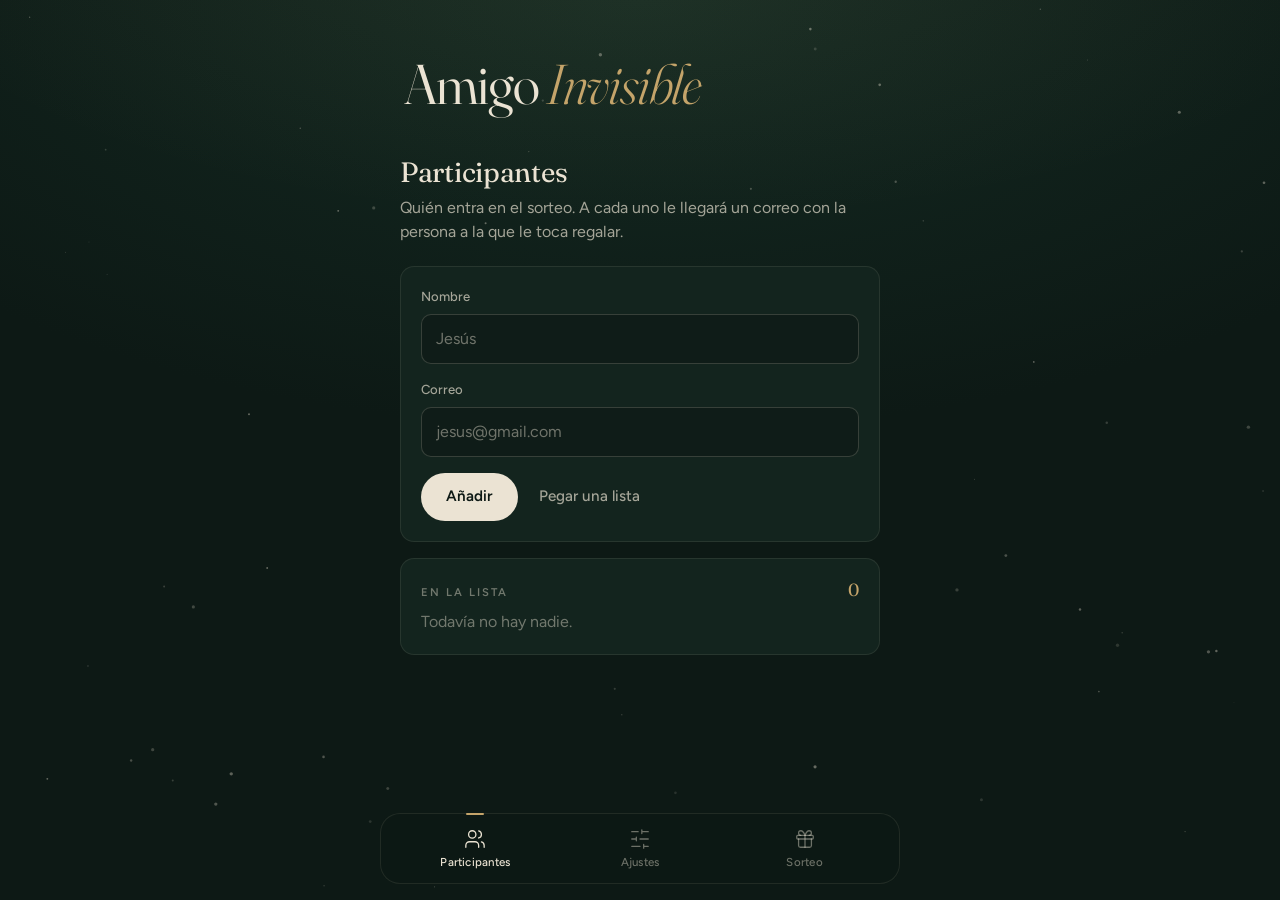
<file: index.html>
<!doctype html>
<html lang="es">
<head>
  <meta charset="utf-8">
  <meta name="viewport" content="width=device-width, initial-scale=1, viewport-fit=cover">
  <title>Amigo Invisible</title>
  <meta name="description" content="Sorteo del amigo invisible: a cada persona le llega un correo con la persona a la que tiene que regalar.">
  <meta name="theme-color" content="#0d1915">
  <link rel="manifest" href="manifest.webmanifest">
  <link rel="icon" href="img/icono.svg" type="image/svg+xml">
  <link rel="apple-touch-icon" href="img/icono-180.png">
  <meta name="mobile-web-app-capable" content="yes">
  <meta name="apple-mobile-web-app-capable" content="yes">
  <meta name="apple-mobile-web-app-status-bar-style" content="black-translucent">
  <meta name="apple-mobile-web-app-title" content="Amigo Invisible">
  <link rel="preconnect" href="https://fonts.googleapis.com">
  <link rel="preconnect" href="https://fonts.gstatic.com" crossorigin>
  <link href="https://fonts.googleapis.com/css2?family=Fraunces:ital,opsz,wght@0,9..144,300..600;1,9..144,300..600&family=Figtree:wght@400;500;600&display=swap" rel="stylesheet">
  <link rel="stylesheet" href="css/estilos.css">
</head>
<body>
  <!-- Iconos (trazo fino) -->
  <svg width="0" height="0" style="position:absolute" aria-hidden="true" focusable="false">
    <symbol id="i-personas" viewBox="0 0 24 24"><path d="M16 21v-2a4 4 0 0 0-4-4H6a4 4 0 0 0-4 4v2"/><circle cx="9" cy="7" r="4"/><path d="M22 21v-2a4 4 0 0 0-3-3.87"/><path d="M16 3.13a4 4 0 0 1 0 7.75"/></symbol>
    <symbol id="i-regalo" viewBox="0 0 24 24"><rect x="3" y="8" width="18" height="4" rx="1"/><path d="M12 8v13"/><path d="M19 12v7a2 2 0 0 1-2 2H7a2 2 0 0 1-2-2v-7"/><path d="M7.5 8a2.5 2.5 0 0 1 0-5C10 3 12 8 12 8s2-5 4.5-5a2.5 2.5 0 0 1 0 5"/></symbol>
    <symbol id="i-ajustes" viewBox="0 0 24 24"><path d="M21 4h-7M10 4H3M21 12h-9M8 12H3M21 20h-5M12 20H3M14 2v4M8 10v4M16 18v4"/></symbol>
    <symbol id="i-lapiz" viewBox="0 0 24 24"><path d="M17 3a2.85 2.85 0 1 1 4 4L7.5 20.5 2 22l1.5-5.5Z"/></symbol>
    <symbol id="i-cerrar" viewBox="0 0 24 24"><path d="M18 6 6 18M6 6l12 12"/></symbol>
    <symbol id="i-candado" viewBox="0 0 24 24"><rect x="4" y="11" width="16" height="10" rx="2"/><path d="M8 11V7a4 4 0 0 1 8 0v4"/></symbol>
    <symbol id="i-flecha" viewBox="0 0 24 24"><path d="m9 18 6-6-6-6"/></symbol>
    <symbol id="i-ojo" viewBox="0 0 24 24"><path d="M2 12s3.5-7 10-7 10 7 10 7-3.5 7-10 7S2 12 2 12Z"/><circle cx="12" cy="12" r="3"/></symbol>
    <symbol id="i-check" viewBox="0 0 24 24"><path d="M20 6 9 17l-5-5"/></symbol>
    <symbol id="i-mapa" viewBox="0 0 24 24"><path d="M20 10c0 6-8 12-8 12s-8-6-8-12a8 8 0 0 1 16 0Z"/><circle cx="12" cy="10" r="3"/></symbol>
    <symbol id="i-calendario" viewBox="0 0 24 24"><rect x="3" y="5" width="18" height="16" rx="2"/><path d="M16 3v4M8 3v4M3 10h18"/></symbol>
    <symbol id="i-estrella" viewBox="0 0 24 24"><path fill="currentColor" stroke="none" d="M12 3c.7 5.6 2.4 7.3 9 9-6.6 1.7-8.3 3.4-9 9-.7-5.6-2.4-7.3-9-9 6.6-1.7 8.3-3.4 9-9Z"/></symbol>
  </svg>

  <canvas id="nieve" aria-hidden="true"></canvas>

  <header class="cabecera">
    <h1 class="titulo">Amigo <em>Invisible</em></h1>
  </header>

  <main>
    <!-- ───────── Participantes ───────── -->
    <section class="vista activa" id="vista-participantes" aria-labelledby="t-participantes">
      <div class="encabezado-vista">
        <h2 id="t-participantes">Participantes</h2>
        <p class="intro">Quién entra en el sorteo. A cada uno le llegará un correo con la persona a la que le toca regalar.</p>
      </div>

      <form id="form-participante" class="panel" novalidate autocomplete="off">
        <label class="campo">
          <span>Nombre</span>
          <input name="nombre" maxlength="40" placeholder="Jesús" autocapitalize="words" enterkeyhint="next">
        </label>
        <label class="campo">
          <span>Correo</span>
          <input name="email" type="email" placeholder="jesus@gmail.com" inputmode="email" autocapitalize="off" autocorrect="off" spellcheck="false" enterkeyhint="done">
        </label>
        <div class="acciones">
          <button class="boton boton-primario" type="submit">Añadir</button>
          <button class="boton boton-enlace" id="btn-pegar" type="button">Pegar una lista</button>
        </div>
      </form>

      <div class="panel panel-lista">
        <div class="panel-cabecera">
          <span class="etiqueta">En la lista</span>
          <span class="cuenta" id="contador">0</span>
        </div>
        <ul class="lista" id="lista-participantes" aria-label="Participantes"></ul>
        <p class="vacio" id="vacio-participantes">Todavía no hay nadie.</p>
      </div>
    </section>

    <!-- ───────── Sorteo ───────── -->
    <section class="vista" id="vista-sorteo" aria-labelledby="t-sorteo">
      <div class="encabezado-vista">
        <h2 id="t-sorteo">Sorteo</h2>
        <p class="intro" id="resumen"></p>
      </div>

      <div class="segmentado" role="radiogroup" aria-label="Tipo de sorteo">
        <label><input type="radio" name="modo" value="prueba" checked><span>Prueba</span></label>
        <label><input type="radio" name="modo" value="real"><span>Real</span></label>
      </div>
      <p class="nota nota-modo" id="nota-modo"></p>

      <div class="escenario">
        <button class="sello" id="btn-sortear" type="button" aria-describedby="estado-sorteo">
          <svg class="anillo" viewBox="0 0 200 200" aria-hidden="true">
            <circle class="pista" cx="100" cy="100" r="97"/>
            <circle class="arco" cx="100" cy="100" r="97"/>
          </svg>
          <span class="sello-contenido">
            <svg class="icono sello-estrella" aria-hidden="true"><use href="#i-estrella"/></svg>
            <span class="sello-texto" id="sello-texto">Sortear</span>
          </span>
        </button>
        <p class="estado-sorteo" id="estado-sorteo" aria-live="polite"></p>
      </div>

      <div class="panel resultado" id="resultado" hidden tabindex="-1"></div>

      <div class="panel" id="panel-reenviar" hidden>
        <h3 class="titulo-panel">Reenviar un correo</h3>
        <p class="nota">Si a alguien no le ha llegado, se le vuelve a mandar con la misma persona. Tú no la ves.</p>
        <label class="campo"><span>Persona</span>
          <select id="reenviar-nombre"></select>
        </label>
        <label class="campo"><span>Otro correo (opcional)</span>
          <input id="reenviar-email" type="email" inputmode="email" autocapitalize="off" spellcheck="false" placeholder="Si lo dejas vacío, se usa el mismo">
        </label>
        <button class="boton boton-secundario boton-ancho" id="btn-reenviar" type="button">Reenviar</button>
      </div>
    </section>

    <!-- ───────── Ajustes ───────── -->
    <section class="vista" id="vista-ajustes" aria-labelledby="t-ajustes">
      <div class="encabezado-vista">
        <h2 id="t-ajustes">Ajustes</h2>
      </div>

      <div class="panel">
        <h3 class="etiqueta">El evento</h3>
        <label class="campo"><span>Título</span>
          <input id="aj-titulo" maxlength="60" aria-describedby="aj-titulo-ayuda">
          <small class="ayuda" id="aj-titulo-ayuda"></small>
        </label>
        <div class="campo"><span id="t-fecha">Fecha</span>
          <button type="button" class="selector-fecha" id="aj-fecha" aria-haspopup="dialog" aria-labelledby="t-fecha aj-fecha-texto">
            <svg class="icono" aria-hidden="true"><use href="#i-calendario"/></svg>
            <span class="fecha-texto" id="aj-fecha-texto"></span>
            <span class="fecha-cambiar" aria-hidden="true">Cambiar</span>
          </button>
        </div>
        <label class="campo"><span>Presupuesto</span>
          <input id="aj-presupuesto" maxlength="40" placeholder="20 €">
        </label>
        <div class="campo"><span id="t-lugar">Lugar</span>
          <div class="segmentado segmentado-3" role="radiogroup" aria-labelledby="t-lugar">
            <label><input type="radio" name="lugar-modo" value="direccion"><span>Dirección</span></label>
            <label><input type="radio" name="lugar-modo" value="pendiente"><span>Por definir</span></label>
            <label><input type="radio" name="lugar-modo" value="ninguno"><span>No mostrar</span></label>
          </div>
          <small class="ayuda" id="lugar-ayuda"></small>
        </div>
        <div class="lugar-detalle" id="lugar-detalle" hidden>
          <label class="campo"><span>Nombre del sitio (opcional)</span>
            <input id="aj-lugar-nombre" maxlength="60" placeholder="Casa de Ana" autocapitalize="sentences">
          </label>
          <label class="campo"><span>Calle</span>
            <input id="aj-lugar-direccion" maxlength="120" placeholder="c/ Cerro del Fresno, 15, Madrid" autocomplete="street-address" aria-describedby="lugar-ayuda-calle">
            <small class="ayuda" id="lugar-ayuda-calle">Pon también la ciudad para que Google Maps la encuentre a la primera.</small>
          </label>
          <a class="enlace-mapa" id="aj-lugar-mapa" target="_blank" rel="noopener" hidden>
            <svg class="icono" aria-hidden="true"><use href="#i-mapa"/></svg>Comprobar en Google Maps
          </a>
        </div>
        <label class="campo"><span>Mensaje para todos (opcional)</span>
          <textarea id="aj-mensaje" maxlength="600" rows="4" placeholder="Sale en el correo justo después del saludo, tal cual lo escribas. Deja una línea en blanco para separar párrafos."></textarea>
        </label>
        <button class="boton boton-destacado boton-ancho" id="btn-vista-previa" type="button">
          <svg class="icono" aria-hidden="true"><use href="#i-ojo"/></svg>Ver cómo queda el correo
        </button>
      </div>

      <div class="panel">
        <h3 class="etiqueta">Conexión</h3>
        <label class="campo"><span>Clave</span>
          <span class="con-boton">
            <input id="aj-clave" type="password" autocomplete="current-password" autocapitalize="off" spellcheck="false">
            <button type="button" class="icono-boton" id="btn-ver-clave" aria-label="Mostrar la clave" aria-pressed="false">
              <svg class="icono" aria-hidden="true"><use href="#i-ojo"/></svg>
            </button>
          </span>
        </label>
        <label class="casilla"><input type="checkbox" id="aj-recordar"> Recordarla en este dispositivo</label>
        <button class="boton boton-secundario boton-ancho" id="btn-probar" type="button">Comprobar conexión</button>
        <div class="estado-servidor" id="estado-servidor" role="status"></div>
      </div>

      <div class="panel">
        <h3 class="etiqueta">Otro dispositivo</h3>
        <p class="nota">Sube la lista desde aquí y bájala en el otro dispositivo.</p>
        <div class="botones-par">
          <button class="boton boton-secundario" id="btn-guardar-nube" type="button">Subir lista</button>
          <button class="boton boton-secundario" id="btn-cargar-nube" type="button">Bajar lista</button>
        </div>
      </div>

      <button class="fila-enlace" id="btn-organizador" type="button">
        <svg class="icono" aria-hidden="true"><use href="#i-candado"/></svg>
        <span class="fila-enlace-texto">Opciones del organizador<small>Protegidas con la clave</small></span>
        <svg class="icono" aria-hidden="true"><use href="#i-flecha"/></svg>
      </button>

      <div class="pie-ajustes">
        <button class="boton boton-enlace" id="btn-instalar" type="button" hidden>Instalar en el móvil</button>
        <button class="boton boton-enlace boton-peligro" id="btn-borrar-todo" type="button">Borrar los datos de este dispositivo</button>
      </div>
    </section>
  </main>

  <nav class="pestanas" aria-label="Secciones">
    <button type="button" data-vista="participantes" class="activa" aria-current="page">
      <svg class="icono" aria-hidden="true"><use href="#i-personas"/></svg><span>Participantes</span>
    </button>
    <button type="button" data-vista="ajustes">
      <svg class="icono" aria-hidden="true"><use href="#i-ajustes"/></svg><span>Ajustes</span>
    </button>
    <button type="button" data-vista="sorteo">
      <svg class="icono" aria-hidden="true"><use href="#i-regalo"/></svg><span>Sorteo</span>
    </button>
  </nav>

  <!-- ───────── Diálogos ───────── -->
  <dialog id="dlg-confirmar" class="dialogo">
    <form method="dialog" class="dialogo-cuerpo">
      <h3 id="confirmar-titulo"></h3>
      <p id="confirmar-texto" class="dialogo-texto"></p>
      <div class="botones">
        <button value="cancelar" class="boton boton-secundario" id="confirmar-cancelar">Cancelar</button>
        <button value="ok" class="boton boton-primario" id="confirmar-ok">Aceptar</button>
      </div>
    </form>
  </dialog>

  <dialog id="dlg-editar" class="dialogo">
    <form id="form-editar" class="dialogo-cuerpo" novalidate>
      <h3>Editar</h3>
      <label class="campo"><span>Nombre</span><input id="editar-nombre" maxlength="40" autocapitalize="words"></label>
      <label class="campo"><span>Correo</span><input id="editar-email" type="email" inputmode="email" autocapitalize="off" spellcheck="false"></label>
      <p class="error-dialogo" id="editar-error" role="alert"></p>
      <div class="botones">
        <button type="button" class="boton boton-secundario" data-cerrar>Cancelar</button>
        <button type="submit" class="boton boton-primario">Guardar</button>
      </div>
    </form>
  </dialog>

  <dialog id="dlg-pegar" class="dialogo">
    <form id="form-pegar" class="dialogo-cuerpo" novalidate>
      <h3>Pegar una lista</h3>
      <p class="nota">Una persona por línea, con su nombre y su correo. Vale copiar las dos columnas de un Excel tal cual.</p>
      <textarea id="pegar-texto" rows="8" spellcheck="false" placeholder="Jesús, jesus@gmail.com&#10;Pablo, pablo@gmail.com"></textarea>
      <p class="error-dialogo" id="pegar-error" role="alert"></p>
      <div class="botones">
        <button type="button" class="boton boton-secundario" data-cerrar>Cancelar</button>
        <button type="submit" class="boton boton-primario">Añadir</button>
      </div>
    </form>
  </dialog>

  <dialog id="dlg-previa" class="dialogo dialogo-grande">
    <div class="dialogo-cuerpo">
      <h3>Así llega el correo</h3>
      <p class="nota" id="previa-asunto"></p>
      <iframe id="previa-iframe" class="previa" title="Vista previa del correo" sandbox="allow-popups allow-popups-to-escape-sandbox"></iframe>
      <div class="botones">
        <button type="button" class="boton boton-primario" data-cerrar>Cerrar</button>
      </div>
    </div>
  </dialog>

  <dialog id="dlg-organizador" class="dialogo">
    <div class="dialogo-cuerpo">
      <div id="org-bloqueo">
        <h3>Opciones del organizador</h3>
        <p class="nota">Escribe la clave para entrar.</p>
        <form id="form-org-clave" novalidate>
          <label class="campo"><span>Clave</span>
            <input id="org-clave" type="password" autocomplete="off" autocapitalize="off" spellcheck="false">
          </label>
          <p class="error-dialogo" id="org-error-clave" role="alert"></p>
          <div class="botones">
            <button type="button" class="boton boton-secundario" data-cerrar>Cancelar</button>
            <button type="submit" class="boton boton-primario" id="btn-org-entrar">Entrar</button>
          </div>
        </form>
      </div>

      <div id="org-editor" hidden>
        <h3>Opciones del organizador</h3>
        <p class="nota">Esto solo lo ves tú. No sale en ningún otro sitio de la app ni en los correos.</p>

        <p class="etiqueta">Exclusiones</p>
        <p class="nota">Parejas que no se pueden tocar entre sí, en ningún sentido.</p>
        <p class="nota" id="org-sin-gente" hidden>Primero añade a los participantes.</p>
        <form id="form-exclusion" class="form-exclusion" novalidate>
          <select id="ex-a" aria-label="Primera persona"></select>
          <select id="ex-b" aria-label="Segunda persona"></select>
          <button class="boton boton-secundario" type="submit">Añadir exclusión</button>
        </form>
        <p class="error-dialogo" id="ex-error" role="alert"></p>
        <ul class="lista lista-exclusiones" id="lista-exclusiones" aria-label="Exclusiones"></ul>

        <p class="etiqueta">Asignaciones fijas</p>
        <p class="nota">Para que a alguien le toque sí o sí una persona concreta. Al resto se le sortea como siempre.</p>
        <form id="form-fija" class="form-exclusion" novalidate>
          <select id="fi-a" aria-label="Quién regala"></select>
          <select id="fi-b" aria-label="A quién le regala"></select>
          <button class="boton boton-secundario" type="submit">Fijar</button>
        </form>
        <p class="error-dialogo" id="fi-error" role="alert"></p>
        <ul class="lista lista-exclusiones" id="lista-fijas" aria-label="Asignaciones fijas"></ul>

        <label class="interruptor">
          <input type="checkbox" id="org-reciprocos">
          <span class="pista" aria-hidden="true"></span>
          <span>Evitar parejas cruzadas
            <small>Que no pase que A le regale a B y B a A.</small>
          </span>
        </label>

        <p class="viabilidad" id="viabilidad" role="status"></p>
        <p class="error-dialogo" id="org-error" role="alert"></p>
        <div class="botones">
          <button type="button" class="boton boton-secundario" data-cerrar>Cancelar</button>
          <button type="button" class="boton boton-primario" id="btn-guardar-reglas">Guardar</button>
        </div>
      </div>
    </div>
  </dialog>

  <dialog id="dlg-fecha" class="dialogo dialogo-calendario" aria-labelledby="cal-titulo">
    <div class="dialogo-cuerpo">
      <div class="cal-cabecera">
        <button type="button" class="icono-boton" id="cal-anterior" aria-label="Mes anterior">
          <svg class="icono icono-girado" aria-hidden="true"><use href="#i-flecha"/></svg>
        </button>
        <h3 id="cal-titulo" aria-live="polite"></h3>
        <button type="button" class="icono-boton" id="cal-siguiente" aria-label="Mes siguiente">
          <svg class="icono" aria-hidden="true"><use href="#i-flecha"/></svg>
        </button>
      </div>
      <div class="cal-semana" aria-hidden="true">
        <span>L</span><span>M</span><span>X</span><span>J</span><span>V</span><span>S</span><span>D</span>
      </div>
      <div class="cal-dias" id="cal-dias"></div>
      <div class="cal-atajos" id="cal-atajos" aria-label="Fechas habituales"></div>
      <div class="cal-pie">
        <button type="button" class="boton boton-enlace" id="cal-quitar">Sin fecha</button>
        <button type="button" class="boton boton-secundario" data-cerrar>Cancelar</button>
      </div>
    </div>
  </dialog>

  <div class="toast" id="toast" role="status" aria-live="polite"></div>

  <script src="js/config.js"></script>
  <script src="js/sorteo.js"></script>
  <script src="js/app.js"></script>
</body>
</html>
</file>
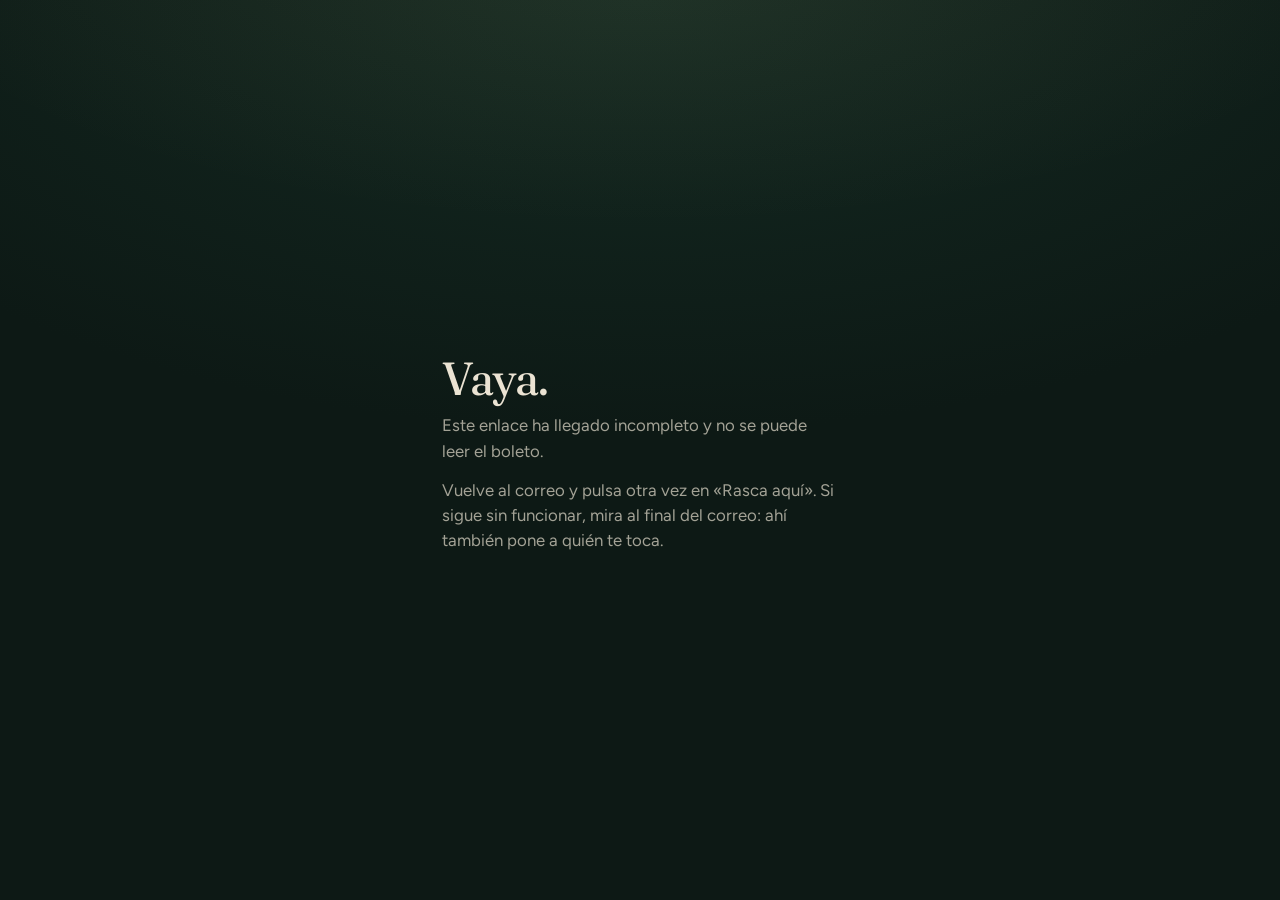
<file: rasca.html>
<!doctype html>
<html lang="es">
<head>
  <meta charset="utf-8">
  <meta name="viewport" content="width=device-width, initial-scale=1, viewport-fit=cover">
  <meta name="robots" content="noindex, nofollow">
  <meta name="referrer" content="no-referrer">
  <title>Tu amigo invisible</title>
  <meta name="theme-color" content="#0d1915">
  <link rel="icon" href="img/icono.svg" type="image/svg+xml">
  <link rel="apple-touch-icon" href="img/icono-180.png">
  <link rel="preconnect" href="https://fonts.googleapis.com">
  <link rel="preconnect" href="https://fonts.gstatic.com" crossorigin>
  <link href="https://fonts.googleapis.com/css2?family=Fraunces:ital,opsz,wght@0,9..144,300..600;1,9..144,300..600&family=Figtree:wght@400;500;600&display=swap" rel="stylesheet">
  <link rel="stylesheet" href="css/rasca.css">
</head>
<body>
  <svg width="0" height="0" style="position:absolute" aria-hidden="true" focusable="false">
    <symbol id="i-sonido" viewBox="0 0 24 24"><path d="M11 5 6 9H3v6h3l5 4V5Z"/><path d="M15.5 8.5a5 5 0 0 1 0 7M18.5 5.5a9 9 0 0 1 0 13"/></symbol>
    <symbol id="i-silencio" viewBox="0 0 24 24"><path d="M11 5 6 9H3v6h3l5 4V5Z"/><path d="m22 9-6 6M16 9l6 6"/></symbol>
  </svg>

  <button type="button" class="boton-sonido" id="btn-sonido" aria-pressed="true" aria-label="Quitar el sonido" hidden>
    <svg class="icono" aria-hidden="true"><use href="#i-sonido"/></svg>
  </button>

  <main class="escena" id="escena" hidden>
    <header class="encabezado">
      <h1 class="saludo" id="saludo">Hola.</h1>
      <p class="intro">Tienes un boleto sin rascar.</p>
    </header>

    <div class="boleto-sombra">
      <article class="boleto" id="boleto" aria-label="Boleto del amigo invisible">
        <div class="boleto-cabecera">
          <span class="marca">Amigo Invisible</span>
          <span class="numero" id="numero"></span>
        </div>
        <p class="boleto-titulo" id="boleto-titulo"></p>

        <div class="zona" id="zona">
          <div class="premio" id="premio" aria-hidden="true">
            <span class="premio-etiqueta">Te toca regalar a</span>
            <span class="premio-nombre" id="nombre"></span>
          </div>
          <canvas class="capa" id="capa" aria-hidden="true"></canvas>
          <span class="pista" id="pista" aria-hidden="true"></span>
        </div>

        <div class="boleto-pie" id="pie">
          <dl class="detalles" id="detalles"></dl>
          <p class="letra-pequena">Boleto personal e intransferible. Prohibido chivarse.</p>
        </div>
      </article>
    </div>

    <p class="estado" id="estado" role="status" aria-live="polite"></p>
    <p class="solo-lector" id="anuncio" aria-live="assertive"></p>
    <div class="acciones">
      <button type="button" class="enlace" id="btn-destapar">Destapar sin rascar</button>
      <button type="button" class="enlace" id="btn-tapar" hidden>Tapar otra vez</button>
    </div>
  </main>

  <main class="escena roto" id="roto" hidden>
    <h1 class="saludo">Vaya.</h1>
    <p class="intro">Este enlace ha llegado incompleto y no se puede leer el boleto.</p>
    <p class="intro">Vuelve al correo y pulsa otra vez en «Rasca aquí». Si sigue sin funcionar, mira al final del correo: ahí también pone a quién te toca.</p>
  </main>

  <canvas class="virutas" id="virutas" aria-hidden="true"></canvas>

  <script src="js/boleto.js"></script>
  <script src="js/rasca.js"></script>
</body>
</html>
</file>
<file: css/estilos.css>
/* ───────────────────────── Amigo Invisible · estilos ───────────────────────── */

:root {
  --fondo: #0d1915;
  --fondo-2: #12221c;
  --panel: #13241e;
  --linea: rgba(235, 227, 211, .09);
  --linea-2: rgba(235, 227, 211, .18);
  --texto: #ebe3d3;
  --texto-2: rgba(235, 227, 211, .68);
  --texto-3: rgba(235, 227, 211, .44);
  --oro: #c4a46a;
  --oro-2: rgba(196, 164, 106, .16);
  --peligro: #d7907f;
  --radio: 14px;
  --serif: 'Fraunces', Georgia, 'Times New Roman', serif;
  --sans: 'Figtree', system-ui, -apple-system, 'Segoe UI', Roboto, sans-serif;
  --alto-nav: 64px;
  color-scheme: dark;
}

*, *::before, *::after { box-sizing: border-box; }

[hidden] { display: none !important; }

html { -webkit-text-size-adjust: 100%; }

body {
  margin: 0;
  min-height: 100vh;
  min-height: 100dvh;
  font-family: var(--sans);
  font-size: 16px;
  line-height: 1.5;
  color: var(--texto);
  background-color: var(--fondo);
  padding-bottom: calc(var(--alto-nav) + env(safe-area-inset-bottom) + 32px);
  overflow-x: hidden;
  -webkit-font-smoothing: antialiased;
}

body::before {
  content: '';
  position: fixed;
  inset: 0;
  z-index: -1;
  background:
    radial-gradient(90% 50% at 50% -10%, rgba(196, 164, 106, .08), transparent 70%),
    radial-gradient(120% 80% at 50% 0%, #142a22 0%, var(--fondo) 60%);
}

#nieve {
  position: fixed;
  inset: 0;
  z-index: 0;
  width: 100%;
  height: 100%;
  pointer-events: none;
}

.icono {
  width: 18px;
  height: 18px;
  flex: none;
  fill: none;
  stroke: currentColor;
  stroke-width: 1.6;
  stroke-linecap: round;
  stroke-linejoin: round;
}

/* ───────────────────────── Cabecera ───────────────────────── */

.cabecera {
  position: relative;
  z-index: 1;
  max-width: 520px;
  margin: 0 auto;
  padding: calc(56px + env(safe-area-inset-top)) 24px 4px;
}

.titulo {
  margin: 0;
  font-family: var(--serif);
  font-weight: 350;
  font-size: clamp(2.6rem, 12vw, 3.5rem);
  line-height: 1;
  letter-spacing: -.02em;
  font-variation-settings: 'opsz' 144;
}
.titulo em { font-style: italic; font-weight: 300; color: var(--oro); }

/* ───────────────────────── Estructura ───────────────────────── */

main {
  position: relative;
  z-index: 1;
  max-width: 520px;
  margin: 0 auto;
  padding: 0 20px;
}

.vista { display: none; }
.vista.activa { display: block; animation: aparecer .4s ease both; }

@keyframes aparecer { from { opacity: 0; transform: translateY(6px); } }

.encabezado-vista { margin: 40px 0 22px; }
.encabezado-vista h2 {
  margin: 0;
  font-family: var(--serif);
  font-weight: 400;
  font-size: 1.75rem;
  line-height: 1.15;
  letter-spacing: -.01em;
}
.intro, .nota, .estado-sorteo, .dialogo-texto { text-wrap: pretty; }
.estado-sorteo { text-wrap: balance; }
.intro { margin: 8px 0 0; color: var(--texto-2); }
.intro:empty { display: none; }

.panel {
  margin: 0 0 16px;
  padding: 20px;
  background: var(--panel);
  border: 1px solid var(--linea);
  border-radius: var(--radio);
}

.etiqueta {
  display: block;
  margin: 0 0 16px;
  font-size: .7rem;
  font-weight: 600;
  letter-spacing: .18em;
  text-transform: uppercase;
  color: var(--texto-3);
}

.titulo-panel {
  margin: 0 0 6px;
  font-family: var(--serif);
  font-weight: 400;
  font-size: 1.3rem;
}

.nota { margin: 0 0 16px; color: var(--texto-2); font-size: .92rem; }
.nota-modo { margin: 12px 2px 0; min-height: 3em; }

/* Lugar */
.segmentado.segmentado-3 { grid-template-columns: repeat(3, 1fr); }
.segmentado.segmentado-3 span { padding: 10px 4px; font-size: .86rem; }
.lugar-detalle {
  margin: -4px 0 16px;
  padding: 16px 16px 4px;
  border: 1px solid var(--linea);
  border-radius: 12px;
}
.enlace-mapa {
  display: inline-flex;
  align-items: center;
  gap: 8px;
  margin: -4px 0 14px;
  font-size: .9rem;
  font-weight: 500;
  color: var(--oro);
  text-decoration: underline;
  text-decoration-color: var(--oro-2);
  text-underline-offset: 4px;
}
.enlace-mapa:hover { text-decoration-color: var(--oro); }
.enlace-mapa:focus-visible { outline: 2px solid var(--oro); outline-offset: 3px; border-radius: 4px; }

/* ───────────────────────── Formularios ───────────────────────── */

.campo { display: block; margin: 0 0 16px; }

.campo > span:first-child {
  display: block;
  margin-bottom: 7px;
  font-size: .82rem;
  font-weight: 500;
  color: var(--texto-2);
}

input:not([type=checkbox]):not([type=radio]), select, textarea {
  width: 100%;
  font: inherit;
  font-size: 16px; /* evita el zoom automático en iOS */
  color: var(--texto);
  background: rgba(0, 0, 0, .2);
  border: 1px solid var(--linea-2);
  border-radius: 10px;
  padding: 12px 14px;
  outline: none;
  -webkit-appearance: none;
  appearance: none;
  transition: border-color .2s, box-shadow .2s;
}

textarea { resize: vertical; min-height: 88px; }

.ayuda { display: block; margin-top: 7px; font-size: .82rem; color: var(--texto-3); }

input:focus, select:focus, textarea:focus {
  border-color: var(--oro);
  box-shadow: 0 0 0 3px var(--oro-2);
}

::placeholder { color: var(--texto-3); }

select {
  padding-right: 38px;
  text-overflow: ellipsis;
  background-image: url("data:image/svg+xml,%3Csvg xmlns='http://www.w3.org/2000/svg' width='12' height='8' viewBox='0 0 12 8'%3E%3Cpath d='M1 1.5l5 5 5-5' fill='none' stroke='%23c4a46a' stroke-width='1.5' stroke-linecap='round'/%3E%3C/svg%3E");
  background-repeat: no-repeat;
  background-position: right 14px center;
}
select option { background: var(--fondo-2); color: var(--texto); }

/* Fecha: botón que abre el calendario propio */
.selector-fecha {
  display: flex;
  align-items: center;
  gap: 12px;
  width: 100%;
  min-height: 50px;
  padding: 12px 14px;
  font: inherit;
  font-size: 16px;
  text-align: left;
  color: var(--texto);
  background: rgba(0, 0, 0, .2);
  border: 1px solid var(--linea-2);
  border-radius: 10px;
  cursor: pointer;
  -webkit-tap-highlight-color: transparent;
  transition: border-color .2s, box-shadow .2s;
}
.selector-fecha:hover { border-color: var(--texto-3); }
.selector-fecha:focus-visible { outline: none; border-color: var(--oro); box-shadow: 0 0 0 3px var(--oro-2); }
.selector-fecha > .icono { color: var(--oro); }
.fecha-texto { flex: 1; min-width: 0; }
.fecha-texto.vacia { color: var(--texto-3); }
.fecha-cambiar { font-size: .82rem; color: var(--texto-3); }

.con-boton { position: relative; display: block; }
.con-boton input { padding-right: 52px; }
.con-boton .icono-boton { position: absolute; right: 4px; top: 50%; transform: translateY(-50%); }

.casilla {
  display: flex;
  align-items: center;
  gap: 10px;
  margin: -4px 0 18px;
  font-size: .92rem;
  color: var(--texto-2);
  cursor: pointer;
}
.casilla input { width: 18px; height: 18px; margin: 0; accent-color: var(--oro); }

.acciones { display: flex; align-items: center; gap: 8px; flex-wrap: wrap; }

.form-exclusion {
  display: grid;
  grid-template-columns: 1fr 1fr;
  gap: 10px;
  margin-bottom: 8px;
}
.form-exclusion .boton { grid-column: 1 / -1; }
.form-exclusion + .error-dialogo { margin: 4px 0 8px; }

/* ───────────────────────── Botones ───────────────────────── */

.boton {
  position: relative;
  display: inline-flex;
  align-items: center;
  justify-content: center;
  gap: 8px;
  min-height: 48px;
  padding: 0 24px;
  font: inherit;
  font-size: .95rem;
  font-weight: 600;
  border: 1px solid transparent;
  border-radius: 999px;
  cursor: pointer;
  -webkit-tap-highlight-color: transparent;
  transition: background-color .2s, border-color .2s, color .2s, transform .1s;
}
.boton:active:not(:disabled) { transform: scale(.98); }
.boton:disabled { opacity: .5; cursor: not-allowed; }

.boton-primario { color: var(--fondo); background: var(--texto); }
.boton-primario:hover:not(:disabled) { background: #f8f1e3; }

.boton-secundario { color: var(--texto); background: transparent; border-color: var(--linea-2); }
.boton-secundario:hover:not(:disabled) { border-color: var(--texto-3); background: rgba(255, 255, 255, .03); }

/* Entre el primario y el secundario: dorado, para lo que conviene no pasar por alto. */
.boton-destacado { color: var(--oro); background: var(--oro-2); border-color: rgba(196, 164, 106, .55); }
.boton-destacado:hover:not(:disabled) { background: rgba(196, 164, 106, .24); border-color: var(--oro); }
.boton-destacado .icono { width: 20px; height: 20px; }

.boton-enlace {
  min-height: 44px;
  padding: 0 12px;
  color: var(--texto-2);
  background: none;
  font-weight: 500;
}
.boton-enlace:hover { color: var(--texto); }
.boton-peligro { color: var(--peligro); }
.boton-peligro:hover { color: #e8a899; }

.boton-ancho { width: 100%; }

.boton.cargando { color: transparent !important; }
.boton.cargando::after {
  content: '';
  position: absolute;
  width: 18px;
  height: 18px;
  border: 1.5px solid var(--texto-3);
  border-top-color: var(--texto);
  border-radius: 50%;
  animation: girar .8s linear infinite;
}
.boton-primario.cargando::after { border-color: rgba(13, 25, 21, .25); border-top-color: var(--fondo); }

.boton:focus-visible, .icono-boton:focus-visible, .pestanas button:focus-visible,
.sello:focus-visible, .fila-enlace:focus-visible {
  outline: 2px solid var(--oro);
  outline-offset: 3px;
}

.icono-boton {
  flex: none;
  display: grid;
  place-items: center;
  width: 40px;
  height: 40px;
  padding: 0;
  color: var(--texto-3);
  background: transparent;
  border: 0;
  border-radius: 50%;
  cursor: pointer;
  -webkit-tap-highlight-color: transparent;
  transition: color .2s, background-color .2s;
}
.icono-boton:hover { color: var(--texto); background: rgba(255, 255, 255, .05); }

.botones {
  display: flex;
  flex-wrap: wrap;
  justify-content: flex-end;
  gap: 10px;
  margin-top: 22px;
}

.botones-par { display: grid; grid-template-columns: 1fr 1fr; gap: 10px; }

.fila-enlace {
  display: flex;
  align-items: center;
  gap: 14px;
  width: 100%;
  margin: 0 0 16px;
  padding: 16px 20px;
  font: inherit;
  text-align: left;
  color: var(--texto);
  background: transparent;
  border: 1px solid var(--linea);
  border-radius: var(--radio);
  cursor: pointer;
  transition: border-color .2s, background-color .2s;
}
.fila-enlace:hover { border-color: var(--linea-2); background: rgba(255, 255, 255, .02); }
.fila-enlace > .icono { color: var(--texto-3); }
.fila-enlace-texto { flex: 1; font-weight: 500; }
.fila-enlace-texto small { display: block; font-weight: 400; font-size: .85rem; color: var(--texto-3); }

.pie-ajustes { display: grid; justify-items: center; gap: 2px; margin: 8px 0 0; }

/* ───────────────────────── Listas ───────────────────────── */

.panel-lista { padding: 18px 20px 6px; }
.panel-cabecera { display: flex; align-items: baseline; justify-content: space-between; }
.panel-cabecera .etiqueta { margin-bottom: 6px; }
.cuenta { font-family: var(--serif); font-size: 1.1rem; color: var(--oro); }

.lista { margin: 0; padding: 0; list-style: none; }

.fila {
  display: flex;
  align-items: center;
  gap: 14px;
  padding: 12px 0;
  border-top: 1px solid var(--linea);
}
.fila:first-child { border-top: 0; }

.inicial {
  flex: none;
  display: grid;
  place-items: center;
  width: 38px;
  height: 38px;
  font-family: var(--serif);
  font-size: 1.05rem;
  color: var(--oro);
  border: 1px solid var(--linea-2);
  border-radius: 50%;
}

.fila-texto { flex: 1; min-width: 0; }
.fila-nombre { font-weight: 500; overflow-wrap: anywhere; }
.fila-email {
  overflow: hidden;
  font-size: .85rem;
  color: var(--texto-3);
  text-overflow: ellipsis;
  white-space: nowrap;
}

.fila-acciones { display: flex; margin-right: -8px; }

.vacio { margin: 4px 0 14px; color: var(--texto-3); }

.lista-exclusiones { margin: 4px 0 18px; }
.lista-exclusiones .fila { padding: 8px 0; }
.pareja { flex: 1; min-width: 0; display: flex; flex-wrap: wrap; align-items: baseline; gap: 4px 10px; }
.pareja .separador { color: var(--texto-3); font-size: .85rem; }
.pareja .ausente { color: var(--texto-3); text-decoration: line-through; }
.pareja small { flex-basis: 100%; font-size: .8rem; color: var(--peligro); }

/* ───────────────────────── Interruptor y segmentado ───────────────────────── */

.interruptor {
  position: relative;
  display: flex;
  align-items: flex-start;
  gap: 14px;
  margin: 0 0 16px;
  cursor: pointer;
  font-weight: 500;
}
.interruptor input { position: absolute; opacity: 0; width: 1px; height: 1px; }
.interruptor .pista {
  position: relative;
  flex: none;
  width: 44px;
  height: 26px;
  margin-top: 1px;
  border: 1px solid var(--linea-2);
  border-radius: 999px;
  transition: background-color .2s, border-color .2s;
}
.interruptor .pista::after {
  content: '';
  position: absolute;
  top: 3px;
  left: 3px;
  width: 18px;
  height: 18px;
  border-radius: 50%;
  background: var(--texto-2);
  transition: transform .2s ease, background-color .2s;
}
.interruptor input:checked + .pista { background: var(--oro); border-color: var(--oro); }
.interruptor input:checked + .pista::after { transform: translateX(18px); background: var(--fondo); }
.interruptor input:focus-visible + .pista { outline: 2px solid var(--oro); outline-offset: 2px; }
.interruptor small { display: block; margin-top: 2px; font-weight: 400; font-size: .86rem; color: var(--texto-3); }

.segmentado {
  display: grid;
  grid-template-columns: 1fr 1fr;
  padding: 4px;
  border: 1px solid var(--linea-2);
  border-radius: 999px;
}
.segmentado label { position: relative; }
.segmentado input { position: absolute; inset: 0; opacity: 0; margin: 0; }
.segmentado span {
  display: block;
  padding: 10px 8px;
  font-weight: 600;
  font-size: .92rem;
  text-align: center;
  color: var(--texto-2);
  border-radius: 999px;
  cursor: pointer;
  transition: background-color .2s, color .2s;
}
.segmentado input:checked + span { color: var(--fondo); background: var(--texto); }
.segmentado input[value=real]:checked + span { background: var(--oro); }
.segmentado input:focus-visible + span { outline: 2px solid var(--oro); outline-offset: 2px; }

/* ───────────────────────── Estados ───────────────────────── */

.viabilidad { margin: 0; font-size: .92rem; color: var(--texto-2); }
.viabilidad:empty { display: none; }
.viabilidad.mal { color: var(--peligro); }

.estado-servidor:empty { display: none; }
.estado-servidor {
  margin-top: 16px;
  padding-top: 14px;
  border-top: 1px solid var(--linea);
  font-size: .9rem;
  color: var(--texto-2);
}
.estado-servidor ul { display: grid; gap: 4px; margin: 0; padding: 0; list-style: none; }
.estado-servidor.mal { color: var(--peligro); }

/* ───────────────────────── Botón del sorteo ───────────────────────── */

.escenario {
  display: flex;
  flex-direction: column;
  align-items: center;
  padding: 36px 0 12px;
}

.sello {
  position: relative;
  display: grid;
  place-items: center;
  width: 208px;
  height: 208px;
  padding: 0;
  color: var(--texto);
  background: radial-gradient(circle at 50% 28%, #1c3329 0%, var(--fondo-2) 72%);
  border: 0;
  border-radius: 50%;
  box-shadow: 0 28px 60px -24px rgba(0, 0, 0, .7), inset 0 1px 0 rgba(255, 255, 255, .04);
  cursor: pointer;
  -webkit-tap-highlight-color: transparent;
  transition: transform .25s ease;
}
.sello:hover:not(:disabled) { transform: translateY(-2px); }
.sello:active:not(:disabled) { transform: scale(.985); }

.sello::before {
  content: '';
  position: absolute;
  inset: -14px;
  border: 1px solid var(--oro-2);
  border-radius: 50%;
  animation: respirar 5s ease-in-out infinite;
}

.anillo {
  position: absolute;
  inset: 0;
  width: 100%;
  height: 100%;
  overflow: visible;
  transform: rotate(-90deg);
}
.anillo circle { fill: none; stroke-width: 1.2; }
.anillo .pista { stroke: var(--linea-2); }
.anillo .arco {
  stroke: var(--oro);
  stroke-linecap: round;
  stroke-dasharray: 610;
  stroke-dashoffset: 0;
  transition: stroke-width .4s, stroke-dasharray .4s;
}

.sello-contenido { position: relative; display: grid; justify-items: center; gap: 10px; }
.sello-estrella { width: 16px; height: 16px; color: var(--oro); }
.sello-texto {
  font-family: var(--serif);
  font-style: italic;
  font-weight: 350;
  font-size: 2rem;
  line-height: 1;
  letter-spacing: -.01em;
}

.sello:disabled { cursor: not-allowed; }
.sello:disabled::before { animation: none; opacity: .4; }
.sello:disabled .arco { stroke: var(--linea-2); }
.sello:disabled .sello-texto, .sello:disabled .sello-estrella { color: var(--texto-3); }

.sello.cargando { cursor: progress; }
.sello.cargando:disabled .sello-texto { color: var(--texto); }
.sello.cargando:disabled .sello-estrella { color: var(--oro); }
.sello.cargando .anillo { animation: girar-anillo 1.6s linear infinite; }
.sello.cargando .arco { stroke: var(--oro); stroke-dasharray: 140 470; }
.sello.cargando .sello-estrella { animation: latir 1.6s ease-in-out infinite; }

.sello.hecho .arco { stroke-width: 2.4; }
.sello.hecho::before { animation: destello 1.4s ease-out both; }

.estado-sorteo {
  min-height: 1.5em;
  margin: 28px 16px 0;
  color: var(--texto-2);
  text-align: center;
}

@keyframes respirar { 50% { transform: scale(1.035); opacity: .45; } }
@keyframes girar { to { transform: rotate(360deg); } }
@keyframes girar-anillo { from { transform: rotate(-90deg); } to { transform: rotate(270deg); } }
@keyframes latir { 50% { transform: scale(.8); opacity: .6; } }
@keyframes destello {
  0% { transform: scale(.96); border-color: rgba(196, 164, 106, .7); }
  100% { transform: scale(1.22); border-color: rgba(196, 164, 106, 0); }
}

/* ───────────────────────── Resultado ───────────────────────── */

.resultado { margin-top: 24px; outline: none; animation: aparecer .4s ease both; }
.resultado .titulo-panel { margin-bottom: 4px; }
.resultado .lista { margin: 8px 0 4px; }
.resultado .fila { padding: 9px 0; gap: 12px; }
.resultado .fila .icono { color: var(--oro); }
.resultado .fila.fallo .icono, .resultado .fila.fallo small { color: var(--peligro); }
.resultado .fila small { display: block; font-size: .8rem; }
.resultado .botones { margin-top: 12px; }

/* ───────────────────────── Barra de pestañas ───────────────────────── */

.pestanas {
  position: fixed;
  z-index: 30;
  left: 0;
  right: 0;
  bottom: 0;
  display: grid;
  grid-template-columns: repeat(3, 1fr);
  max-width: 520px;
  margin: 0 auto;
  padding: 6px 12px calc(6px + env(safe-area-inset-bottom));
  background: rgba(13, 25, 21, .9);
  -webkit-backdrop-filter: blur(16px);
  backdrop-filter: blur(16px);
  border-top: 1px solid var(--linea);
}

@media (min-width: 600px) {
  .pestanas { bottom: 16px; padding: 6px 12px; border: 1px solid var(--linea); border-radius: 20px; }
}

.pestanas button {
  position: relative;
  display: flex;
  flex-direction: column;
  align-items: center;
  gap: 4px;
  min-height: 52px;
  padding: 8px 0 6px;
  font: inherit;
  font-size: .72rem;
  font-weight: 500;
  letter-spacing: .02em;
  color: var(--texto-3);
  background: none;
  border: 0;
  cursor: pointer;
  -webkit-tap-highlight-color: transparent;
  transition: color .2s;
}
.pestanas .icono { width: 22px; height: 22px; stroke-width: 1.4; }
.pestanas button.activa { color: var(--texto); }
.pestanas button.activa::before {
  content: '';
  position: absolute;
  top: -7px;
  width: 18px;
  height: 2px;
  border-radius: 2px;
  background: var(--oro);
}

/* ───────────────────────── Diálogos ───────────────────────── */

.dialogo {
  width: min(480px, calc(100% - 32px));
  max-height: calc(100dvh - 48px);
  padding: 0;
  color: var(--texto);
  background: var(--fondo-2);
  border: 1px solid var(--linea-2);
  border-radius: 18px;
  box-shadow: 0 30px 80px rgba(0, 0, 0, .6);
}
.dialogo[open] { animation: emerger .25s ease both; }
.dialogo::backdrop { background: rgba(4, 10, 8, .72); -webkit-backdrop-filter: blur(4px); backdrop-filter: blur(4px); }
.dialogo-grande { width: min(640px, calc(100% - 24px)); }

@keyframes emerger { from { opacity: 0; transform: translateY(10px); } }

.dialogo-cuerpo { padding: 26px 22px 22px; }
.dialogo h3 {
  margin: 0 0 10px;
  font-family: var(--serif);
  font-weight: 400;
  font-size: 1.5rem;
  line-height: 1.2;
}
.dialogo .etiqueta { margin: 22px 0 6px; }
.dialogo-texto { margin: 0; color: var(--texto-2); white-space: pre-line; }

.error-dialogo { margin: 0; color: var(--peligro); font-size: .92rem; white-space: pre-line; }
.error-dialogo:empty { display: none; }

/* ───────────────────────── Calendario ───────────────────────── */

.dialogo-calendario { width: min(360px, calc(100% - 32px)); }
.dialogo-calendario .dialogo-cuerpo { padding: 18px 16px 14px; }

.cal-cabecera { display: flex; align-items: center; justify-content: space-between; gap: 8px; }
.cal-cabecera h3 { margin: 0; font-size: 1.35rem; text-align: center; }
.cal-cabecera .icono-boton { color: var(--texto-2); }
.cal-cabecera .icono-boton:disabled { opacity: .25; cursor: default; background: none; }
.icono-girado { transform: rotate(180deg); }

.cal-semana, .cal-dias { display: grid; grid-template-columns: repeat(7, 1fr); }
.cal-semana {
  margin: 14px 0 4px;
  font-size: .7rem;
  font-weight: 600;
  letter-spacing: .12em;
  text-align: center;
  color: var(--texto-3);
}
.cal-dias { gap: 2px; }

.cal-dia {
  position: relative;
  display: grid;
  place-items: center;
  width: 100%;
  aspect-ratio: 1;
  max-height: 46px;
  padding: 0;
  font: inherit;
  font-size: .95rem;
  font-variant-numeric: tabular-nums;
  color: var(--texto);
  background: transparent;
  border: 0;
  border-radius: 50%;
  cursor: pointer;
  -webkit-tap-highlight-color: transparent;
  transition: background-color .15s, color .15s;
}
.cal-dia:hover:not(:disabled):not([aria-pressed=true]) { background: rgba(255, 255, 255, .06); }
.cal-dia:focus-visible { outline: 2px solid var(--oro); outline-offset: 1px; }
.cal-dia.fuera { color: var(--texto-3); }
.cal-dia:disabled { color: rgba(235, 227, 211, .18); cursor: default; }
.cal-dia.hoy::after {
  content: '';
  position: absolute;
  bottom: 18%;
  width: 4px;
  height: 4px;
  border-radius: 50%;
  background: var(--oro);
}
.cal-dia[aria-pressed=true] { font-weight: 600; color: var(--fondo); background: var(--oro); }
.cal-dia[aria-pressed=true].hoy::after { background: var(--fondo); }

.cal-atajos {
  display: grid;
  grid-template-columns: 1fr 1fr;
  gap: 6px;
  margin: 14px 0 0;
  padding-top: 14px;
  border-top: 1px solid var(--linea);
}
.cal-atajo {
  padding: 7px 12px;
  font: inherit;
  font-size: .82rem;
  color: var(--texto-2);
  background: transparent;
  border: 1px solid var(--linea-2);
  border-radius: 999px;
  cursor: pointer;
  transition: border-color .2s, color .2s;
}
.cal-atajo:hover { color: var(--texto); border-color: var(--texto-3); }
.cal-atajo:focus-visible { outline: 2px solid var(--oro); outline-offset: 2px; }
.cal-atajo[aria-pressed=true] { color: var(--oro); border-color: var(--oro); }

.cal-pie { display: flex; justify-content: space-between; align-items: center; margin-top: 12px; }
.cal-pie .boton { min-height: 42px; }
.cal-pie .boton-enlace { padding-left: 4px; }

.previa {
  display: block;
  width: 100%;
  height: min(64vh, 640px);
  border: 0;
  border-radius: 10px;
  background: #f2eee6;
}

/* ───────────────────────── Avisos ───────────────────────── */

.toast {
  position: fixed;
  z-index: 50;
  left: 50%;
  bottom: calc(var(--alto-nav) + env(safe-area-inset-bottom) + 20px);
  width: max-content;
  max-width: min(460px, calc(100% - 32px));
  padding: 12px 18px;
  font-size: .92rem;
  font-weight: 500;
  text-align: center;
  color: var(--fondo);
  background: var(--texto);
  border-radius: 12px;
  box-shadow: 0 14px 40px rgba(0, 0, 0, .45);
  opacity: 0;
  pointer-events: none;
  transform: translate(-50%, 12px);
  transition: opacity .25s, transform .25s;
}
.toast.visible { opacity: 1; transform: translate(-50%, 0); }
.toast.error { color: #f6d9d2; background: #3a211c; border: 1px solid rgba(215, 144, 127, .4); }

/* ───────────────────────── Accesibilidad ───────────────────────── */

@media (prefers-reduced-motion: reduce) {
  *, *::before, *::after {
    animation-duration: .01ms !important;
    animation-iteration-count: 1 !important;
    transition-duration: .01ms !important;
  }
}
</file>
<file: css/rasca.css>
/* ───────────────────────── Amigo Invisible · rasca y gana ───────────────────────── */

:root {
  --fondo: #0d1915;
  --texto: #ebe3d3;
  --texto-2: rgba(235, 227, 211, .68);
  --texto-3: rgba(235, 227, 211, .44);
  --oro: #c4a46a;
  --papel: #f4ecdb;
  --tinta: #22302a;
  --verde: #1f3a2f;
  --oro-tinta: #94733d;
  --serif: 'Fraunces', Georgia, 'Times New Roman', serif;
  --sans: 'Figtree', system-ui, -apple-system, 'Segoe UI', Roboto, sans-serif;
  color-scheme: dark;
}

*, *::before, *::after { box-sizing: border-box; }

[hidden] { display: none !important; }

html { -webkit-text-size-adjust: 100%; }

body {
  margin: 0;
  min-height: 100vh;
  min-height: 100dvh;
  font-family: var(--sans);
  font-size: 16px;
  line-height: 1.5;
  color: var(--texto);
  background-color: var(--fondo);
  overflow-x: hidden;
  overscroll-behavior: none;
  -webkit-font-smoothing: antialiased;
}

body::before {
  content: '';
  position: fixed;
  inset: 0;
  z-index: -1;
  background:
    radial-gradient(90% 50% at 50% -10%, rgba(196, 164, 106, .09), transparent 70%),
    radial-gradient(120% 80% at 50% 0%, #142a22 0%, var(--fondo) 60%);
}

.solo-lector {
  position: absolute;
  width: 1px;
  height: 1px;
  overflow: hidden;
  clip-path: inset(50%);
  white-space: nowrap;
}

.icono {
  width: 20px;
  height: 20px;
  fill: none;
  stroke: currentColor;
  stroke-width: 1.6;
  stroke-linecap: round;
  stroke-linejoin: round;
}

/* ───────────────────────── Escena ───────────────────────── */

.escena {
  position: relative;
  z-index: 1;
  display: flex;
  flex-direction: column;
  justify-content: center;
  max-width: 440px;
  min-height: 100vh;
  min-height: 100dvh;
  margin: 0 auto;
  padding: calc(48px + env(safe-area-inset-top)) 22px calc(40px + env(safe-area-inset-bottom));
}

.encabezado { margin-bottom: 30px; }

.saludo {
  margin: 0;
  font-family: var(--serif);
  /* Más peso y un tamaño óptico menor que el del título de la app: con trazos tan finos,
     en el móvil el palo de la H de «Hola» desaparecía. */
  font-weight: 420;
  font-size: clamp(2.3rem, 11vw, 2.9rem);
  line-height: 1.05;
  letter-spacing: -.02em;
  font-variation-settings: 'opsz' 48;
}

.intro { margin: 10px 0 0; font-size: 1.05rem; color: var(--texto-2); }
.roto .intro + .intro { margin-top: 14px; }

/* ───────────────────────── Boleto ───────────────────────── */

/* La sombra va en un envoltorio: el boleto lleva máscara (las muescas) y la recortaría. */
.boleto-sombra {
  filter: drop-shadow(0 22px 26px rgba(0, 0, 0, .42)) drop-shadow(0 3px 4px rgba(0, 0, 0, .3));
  transform: rotate(-1.8deg);
  transition: transform .9s cubic-bezier(.34, 1.56, .64, 1);
}
.destapado .boleto-sombra { transform: rotate(0); }

.boleto {
  --corte: 78%;
  --muesca: 11px;
  position: relative;
  padding: 18px 20px 16px;
  border-radius: 16px;
  color: var(--tinta);
  background-color: var(--papel);
  /* Grano de papel */
  background-image: url("data:image/svg+xml,%3Csvg xmlns='http://www.w3.org/2000/svg' width='180' height='180'%3E%3Cfilter id='n'%3E%3CfeTurbulence type='fractalNoise' baseFrequency='.9' numOctaves='2' stitchTiles='stitch'/%3E%3CfeColorMatrix values='0 0 0 0 .36 0 0 0 0 .28 0 0 0 0 .14 .22 0 0 0 0'/%3E%3C/filter%3E%3Crect width='100%25' height='100%25' filter='url(%23n)'/%3E%3C/svg%3E");
  /* Muescas a los lados, a la altura de la línea troquelada */
  -webkit-mask:
    radial-gradient(circle var(--muesca) at 0 var(--corte), #0000 98%, #000) 0 0 / 51% 100% no-repeat,
    radial-gradient(circle var(--muesca) at 100% var(--corte), #0000 98%, #000) 100% 0 / 51% 100% no-repeat;
  mask:
    radial-gradient(circle var(--muesca) at 0 var(--corte), #0000 98%, #000) 0 0 / 51% 100% no-repeat,
    radial-gradient(circle var(--muesca) at 100% var(--corte), #0000 98%, #000) 100% 0 / 51% 100% no-repeat;
}

.boleto-cabecera {
  display: flex;
  justify-content: space-between;
  align-items: baseline;
  gap: 12px;
}

.marca {
  font-size: .66rem;
  font-weight: 600;
  letter-spacing: .22em;
  text-transform: uppercase;
  color: var(--oro-tinta);
}

.numero {
  font-size: .72rem;
  font-weight: 600;
  letter-spacing: .08em;
  color: var(--oro-tinta);
  font-variant-numeric: tabular-nums;
}

.boleto-titulo {
  margin: 2px 0 14px;
  font-family: var(--serif);
  font-size: 1.5rem;
  line-height: 1.15;
  color: var(--verde);
  font-variation-settings: 'opsz' 72;
}

/* Zona de rascar: debajo, el premio; encima, la capa dorada (canvas) */
.zona {
  position: relative;
  height: 158px;
  overflow: hidden;
  border-radius: 12px;
  background-color: #ece0c5;
  background-image: repeating-linear-gradient(135deg, rgba(120, 92, 45, .055) 0 1px, transparent 1px 6px);
  box-shadow: inset 0 1px 2px rgba(70, 50, 20, .25), inset 0 0 0 1px rgba(120, 92, 45, .12);
  touch-action: none;
  user-select: none;
  -webkit-user-select: none;
  -webkit-touch-callout: none;
}

.premio {
  position: absolute;
  inset: 0;
  display: flex;
  flex-direction: column;
  align-items: center;
  justify-content: center;
  padding: 0 14px;
  text-align: center;
}
/* Hasta que la capa dorada está pintada, el nombre no se ve: así no se escapa ni un instante. */
.boleto:not(.listo) .premio { visibility: hidden; }

.premio-etiqueta {
  font-size: .64rem;
  font-weight: 600;
  letter-spacing: .22em;
  text-transform: uppercase;
  color: var(--oro-tinta);
}

.premio-nombre {
  display: block;
  width: 100%;
  margin-top: 6px;
  font-family: var(--serif);
  font-style: italic;
  font-weight: 400;
  font-size: 54px;
  line-height: 1.05;
  color: var(--verde);
  font-variation-settings: 'opsz' 144;
  white-space: nowrap;
  overflow-wrap: anywhere;
  text-wrap: balance;
}
.destapado .premio-nombre { animation: salto .9s cubic-bezier(.2, .9, .3, 1.3) both; }

@keyframes salto {
  0% { transform: scale(1); }
  35% { transform: scale(1.07); }
  100% { transform: scale(1); }
}

.capa {
  position: absolute;
  inset: 0;
  width: 100%;
  height: 100%;
  /* Con ratón, se rasca con una moneda de 5 céntimos, como toda la vida */
  cursor: url("data:image/svg+xml,%3Csvg xmlns='http://www.w3.org/2000/svg' width='38' height='38' viewBox='0 0 38 38'%3E%3Cdefs%3E%3CradialGradient id='c' cx='36%25' cy='30%25' r='78%25'%3E%3Cstop offset='0' stop-color='%23f2b98a'/%3E%3Cstop offset='.5' stop-color='%23c3733f'/%3E%3Cstop offset='1' stop-color='%23874520'/%3E%3C/radialGradient%3E%3C/defs%3E%3Ccircle cx='19' cy='19' r='17' fill='url(%23c)' stroke='%2363331a' stroke-width='1.2'/%3E%3Ccircle cx='19' cy='19' r='13.8' fill='none' stroke='%236e3a1c' stroke-opacity='.5' stroke-width='.8'/%3E%3Ctext x='19' y='22.6' text-anchor='middle' font-family='Georgia,serif' font-size='15' font-weight='bold' fill='%2358290f'%3E5%3C/text%3E%3Ctext x='19.3' y='29.4' text-anchor='middle' font-family='Arial,sans-serif' font-size='4.4' font-weight='bold' letter-spacing='.5' fill='%2358290f'%3ECENT%3C/text%3E%3C/svg%3E") 19 19, grab;
  transition: opacity .7s ease;
}
.capa.fuera { opacity: 0; pointer-events: none; }

/* Pista: un toque que va y viene, como un dedo rascando, hasta que se empieza */
.pista {
  position: absolute;
  left: 18%;
  top: 62%;
  width: 34px;
  height: 34px;
  margin: -17px 0 0 -17px;
  border-radius: 50%;
  background: radial-gradient(circle, rgba(255, 255, 255, .8), rgba(255, 255, 255, .28) 55%, transparent 72%);
  box-shadow: 0 0 0 1px rgba(255, 255, 255, .3);
  opacity: 0;
  pointer-events: none;
}
.listo .pista { animation: pista 5.2s ease-in-out 1.4s infinite; }

@keyframes pista {
  0% { left: 18%; top: 62%; opacity: 0; transform: scale(.6); }
  7% { left: 18%; top: 62%; opacity: 1; transform: scale(1); }
  20% { left: 40%; top: 34%; }
  33% { left: 58%; top: 66%; }
  46% { left: 82%; top: 38%; opacity: 1; transform: scale(1); }
  54% { left: 86%; top: 36%; opacity: 0; transform: scale(.7); }
  100% { left: 86%; top: 36%; opacity: 0; }
}

.boleto-pie {
  margin: 16px -20px 0;
  padding: 12px 20px 0;
  border-top: 1.5px dashed rgba(120, 92, 45, .35);
}

.detalles { display: flex; flex-wrap: wrap; gap: 6px 24px; margin: 0 0 8px; }
.detalles div { min-width: 0; }
.detalles dt {
  font-size: .6rem;
  font-weight: 600;
  letter-spacing: .2em;
  text-transform: uppercase;
  color: var(--oro-tinta);
}
.detalles dd { margin: 1px 0 0; font-family: var(--serif); font-size: 1.02rem; color: var(--tinta); }
.detalles:empty { display: none; }

.letra-pequena { margin: 0; font-size: .7rem; font-style: italic; color: rgba(34, 48, 42, .55); }

/* ───────────────────────── Debajo del boleto ───────────────────────── */

.estado {
  min-height: 1.6em;
  margin: 30px 0 0;
  font-family: var(--serif);
  font-size: 1.15rem;
  font-style: italic;
  text-align: center;
  color: var(--texto);
}

.acciones { display: flex; justify-content: center; margin-top: 10px; }

.enlace {
  padding: 10px 14px;
  font: inherit;
  font-size: .9rem;
  color: var(--texto-3);
  background: none;
  border: 0;
  cursor: pointer;
  text-decoration: underline;
  text-decoration-color: rgba(235, 227, 211, .2);
  text-underline-offset: 4px;
}
.enlace:hover { color: var(--texto-2); }

.boton-sonido {
  position: fixed;
  z-index: 3;
  top: calc(10px + env(safe-area-inset-top));
  right: 10px;
  display: grid;
  place-items: center;
  width: 44px;
  height: 44px;
  padding: 0;
  color: var(--texto-3);
  background: none;
  border: 0;
  border-radius: 50%;
  cursor: pointer;
}
.boton-sonido:hover { color: var(--texto-2); }

.enlace:focus-visible, .boton-sonido:focus-visible {
  outline: 2px solid var(--oro);
  outline-offset: 3px;
  border-radius: 8px;
}

/* Virutas y destellos: por encima de todo, sin estorbar */
.virutas {
  position: fixed;
  inset: 0;
  z-index: 2;
  width: 100%;
  height: 100%;
  pointer-events: none;
}

@media (prefers-reduced-motion: reduce) {
  .boleto-sombra { transform: none; transition: none; }
  .listo .pista { animation: none; }
  .destapado .premio-nombre { animation: none; }
  .capa { transition-duration: .2s; }
}
</file>
